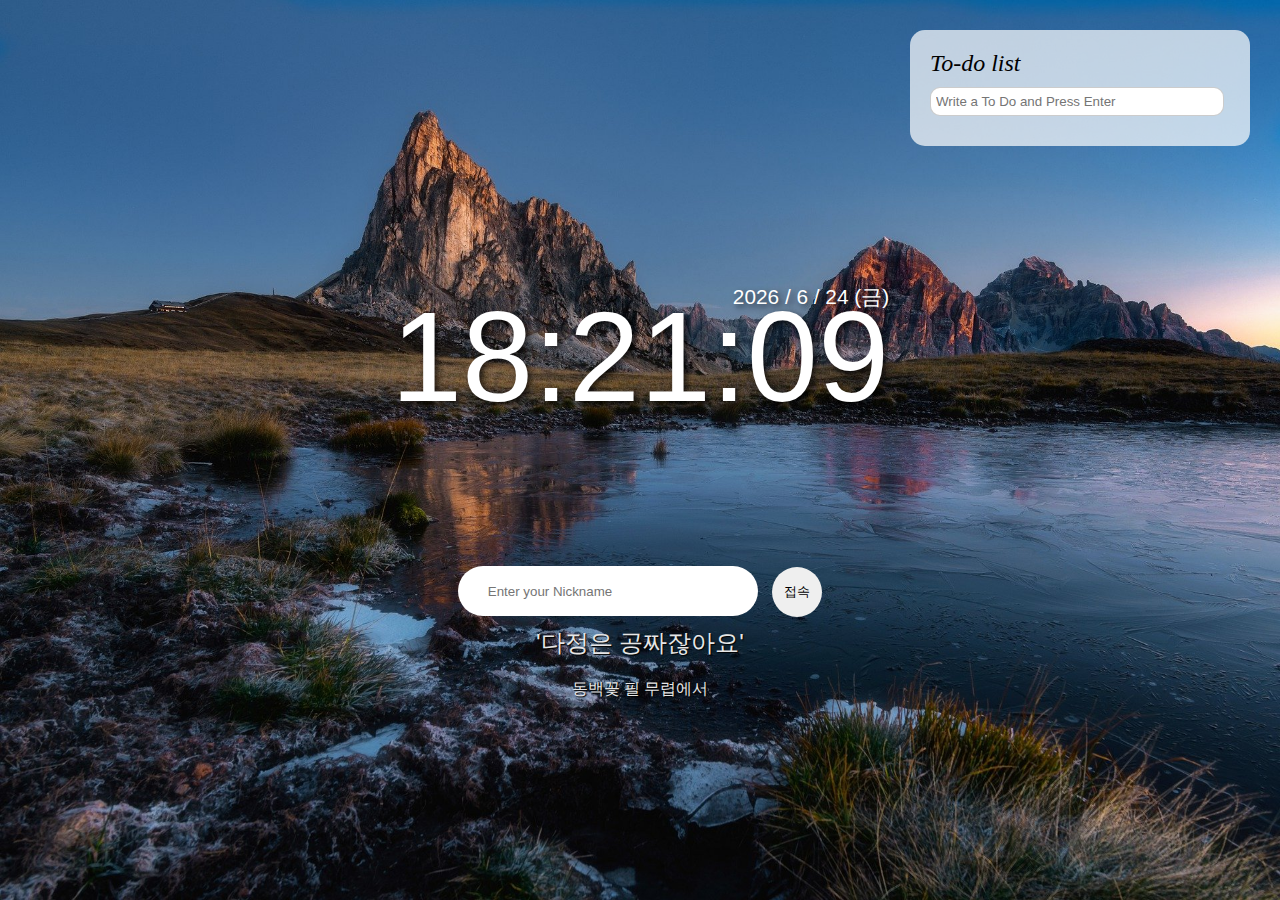
<file: index.html>
<!DOCTYPE html>
<html lang="ko">
<head>
    <meta charset="UTF-8">
    <meta http-equiv="X-UA-Compatible" content="IE=edge">
    <meta name="viewport" content="width=device-width, initial-scale=1.0">
    <link rel="stylesheet" href="css/stylesheet.css">
    <title>Momentum of Yeonju-s</title>
</head>
<body>
    <div class="greeting">
        <div class="h1">
            <h1 class="hidden"></h1>
         </div>
        <div id="date"> 
            <div class="today">2000 / 00 / 00 (0)</div>
            <div class="clock">00:00:00</div>
            <div id="weather">
                <span></span>
                <span></span>
            </div>
        </div>    
        <form id="login-form">
            <input type="text" placeholder="Enter your Nickname" required> 
            <button>접속</button>       
        </form>
        <div class="quaote"></div>
    </div>
    
    <ul id="todo-list">
        <cite>To-do list</cite>
        <form id="todo-form">
            <input type="text" placeholder="Write a To Do and Press Enter" required>
        </form>
    </ul>
    
    <script src="JS/greeting.js"></script>
    <script src="JS/clock.js"></script>
    <script src="JS/quaote.js"></script>
    <script src="JS/todo.js"></script>
    <script src="JS/weather.js"></script>
    <script src="JS/background.js"></script>
</body>
</html>
</file>
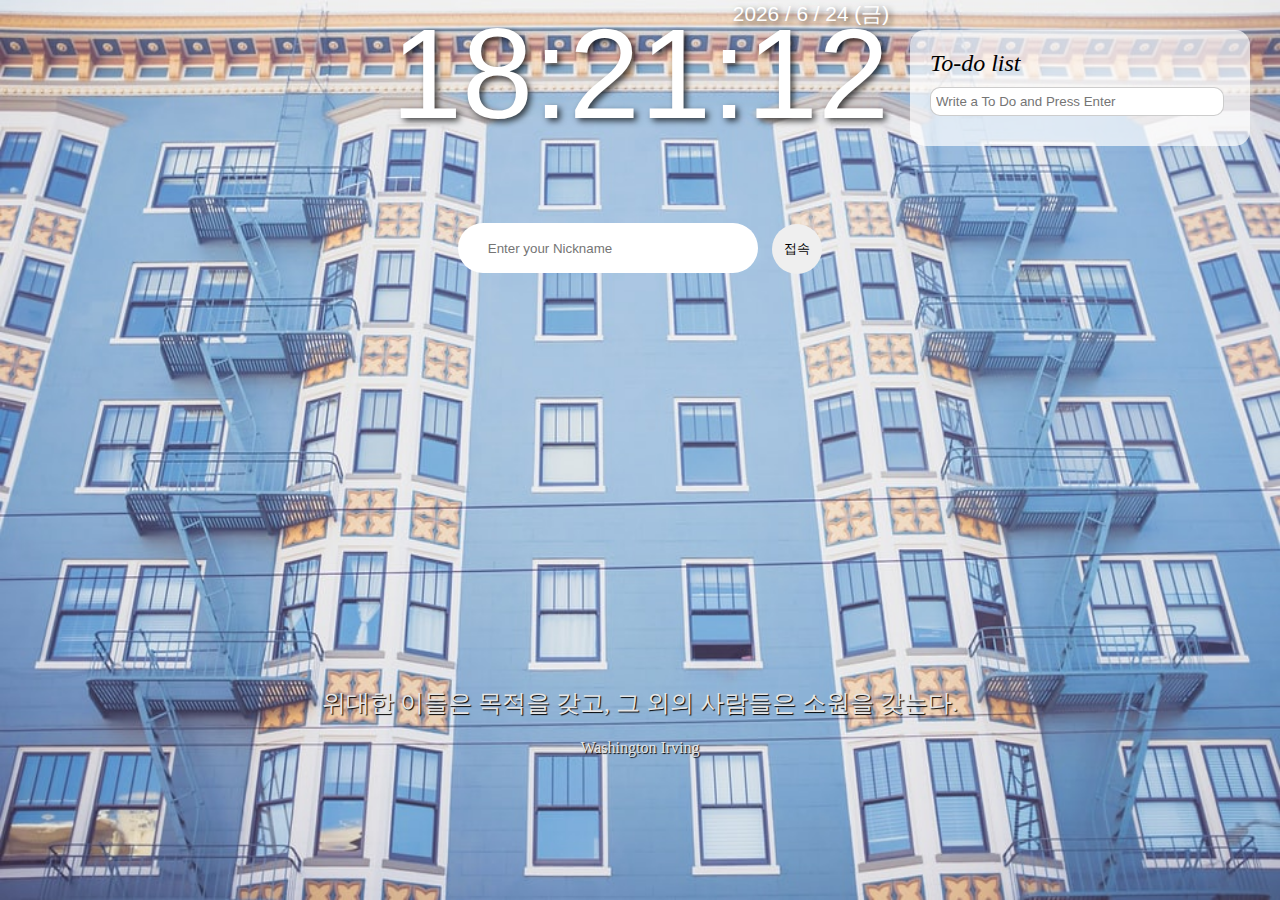
<file: yeonju-s_VanillaJS.html>
<!DOCTYPE html>
<html lang="ko">
<head>
    <meta charset="UTF-8">
    <meta http-equiv="X-UA-Compatible" content="IE=edge">
    <meta name="viewport" content="width=device-width, initial-scale=1.0">
    <link rel="stylesheet" href="css/stylesheet.css">
    <title>Momentum of Yeonju-s</title>
</head>
<body>
    <div class="greeting">
        <h1 class="hidden"></h1>
        <div id="date">
            <div class="clock">00:00:00</div>
            <div class="today">2000 / 00 / 00 (0)</div>
        </div>    
        <form id="login-form">
            <input type="text" placeholder="Enter your Nickname" required> 
            <button>접속</button>       
        </form>
    </div>
    <div id="weather">
        <span></span>
        <span></span>
    </div>
    <ul id="todo-list">
        <cite>To-do list</cite>
        <form id="todo-form">
            <input type="text" placeholder="Write a To Do and Press Enter" required>
        </form>
    </ul>
    <div class="quaote"></div>
    <script src="JS/greeting.js"></script>
    <script src="JS/clock.js"></script>
    <script src="JS/quaote.js"></script>
    <script src="JS/todo.js"></script>
    <script src="JS/weather.js"></script>
    <script src="JS/background.js"></script>
</body>
</html>
</file>
<file: css/stylesheet.css>
@import "greeting.css";
@import "quaote.css";
@import "todolist.css";
@import "background.css";
@import "weather.css";
</file>
